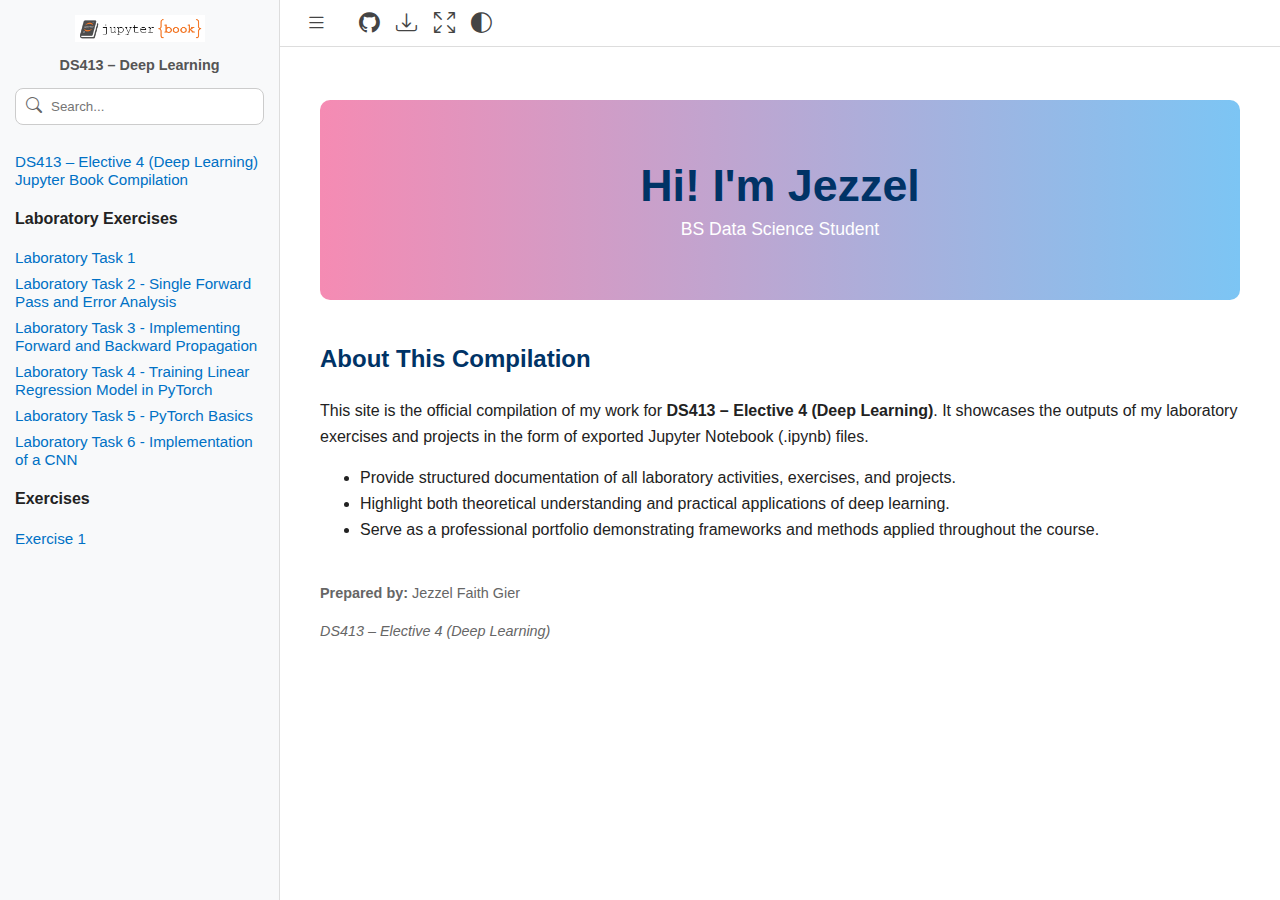
<file: index.html>
<!DOCTYPE html>
<html lang="en">
<head>
  <meta charset="UTF-8" />
  <meta http-equiv="refresh" content="0; url=about.html" />
  <meta name="viewport" content="width=device-width, initial-scale=1.0" />
  <title>Redirecting to About Page</title>

  <!-- Link your main stylesheet -->
  <link rel="stylesheet" href="style.css" />
</head>
<body>
  <div class="main">
    <div class="banner">
      <h1>Redirecting...</h1>
      <p>
        You are being redirected to 
        <a href="about.html" style="color: #0071c5; text-decoration: underline;">About This Compilation</a>.
      </p>
    </div>
  </div>
</body>
</html>
</file>
<file: style.css>
* {
  box-sizing: border-box;
}

body {
  margin: 0;
  font-family: "Segoe UI", Arial, sans-serif;
  display: flex;
  height: 100vh;
  color: #222;
  background-color: #fff;
}

/* Sidebar */
.sidebar {
  width: 280px;
  background-color: #f8f9fa;
  border-right: 1px solid #ddd;
  padding: 15px;
  display: flex;
  flex-direction: column;
  overflow-y: auto;
  position: fixed;
  top: 0;
  left: 0;
  height: 100%;
  transition: all 0.3s ease;
}

.sidebar.collapsed {
  transform: translateX(-280px);
}

/* Sidebar contents */
.sidebar img {
  display: block;
  margin: 0 auto 10px;
  width: 130px;
}

.sidebar h2 {
  font-size: 0.9rem;
  text-align: center;
  color: #555;
  margin: 5px 0 15px;
}

.search-box {
  display: flex;
  align-items: center;
  background-color: #fff;
  border: 1px solid #ccc;
  border-radius: 8px;
  padding: 6px 10px;
  margin-bottom: 20px;
}

.search-box input {
  border: none;
  outline: none;
  background: none;
  flex: 1;
  padding: 4px;
}

.search-box i {
  color: #666;
  margin-right: 5px;
}

.nav-links {
  list-style-type: none;
  padding: 0;
  margin: 0;
}

.nav-links li {
  margin: 8px 0;
}

.nav-links a {
  color: #0071c5;
  text-decoration: none;
  font-size: 0.95em;
}

.nav-links a:hover {
  text-decoration: underline;
}

/* Main content */
.main {
  flex: 1;
  margin-left: 280px;
  overflow-y: auto;
  position: relative;
  transition: margin-left 0.3s ease;
}

.main.expanded {
  margin-left: 0;
}

/* Topbar */
.topbar {
  position: fixed;
  top: 0;
  left: 280px;
  right: 0;
  background-color: #fff;
  border-bottom: 1px solid #ddd;
  padding: 10px 20px;
  display: flex;
  align-items: center;
  gap: 20px;
  z-index: 100;
  transition: left 0.3s ease;
}

.sidebar.collapsed ~ .topbar {
  left: 0;
}

.icon-btn {
  background: none;
  border: none;
  font-size: 1.3rem;
  cursor: pointer;
  color: #444;
  transition: color 0.2s;
}

.icon-btn:hover {
  color: #0071c5;
}

.banner {
  text-align: center;
  background: linear-gradient(90deg, #f58bb3, #7cc5f4);
  color: white;
  border-radius: 10px;
  padding: 60px 0;
  margin: 100px 40px 40px;
}

.banner h1 {
  margin: 0;
  font-size: 2.8em;
}

.banner p {
  margin: 8px 0 0;
  font-size: 1.1em;
}

.content {
  padding: 0 40px 40px;
  line-height: 1.6;
}

h1, h2, h3 {
  color: #003366;
}

.footer {
  margin-top: 40px;
  font-size: 0.9em;
  color: #666;
}

/* Dark theme */
body.dark {
  background-color: #1e1e1e;
  color: #e0e0e0;
}

body.dark .sidebar {
  background-color: #2b2b2b;
  border-right: 1px solid #444;
}

body.dark .topbar {
  background-color: #2b2b2b;
  border-bottom: 1px solid #444;
}

body.dark .icon-btn {
  color: #ddd;
}

body.dark .icon-btn:hover {
  color: #7cc5f4;
}
</file>
